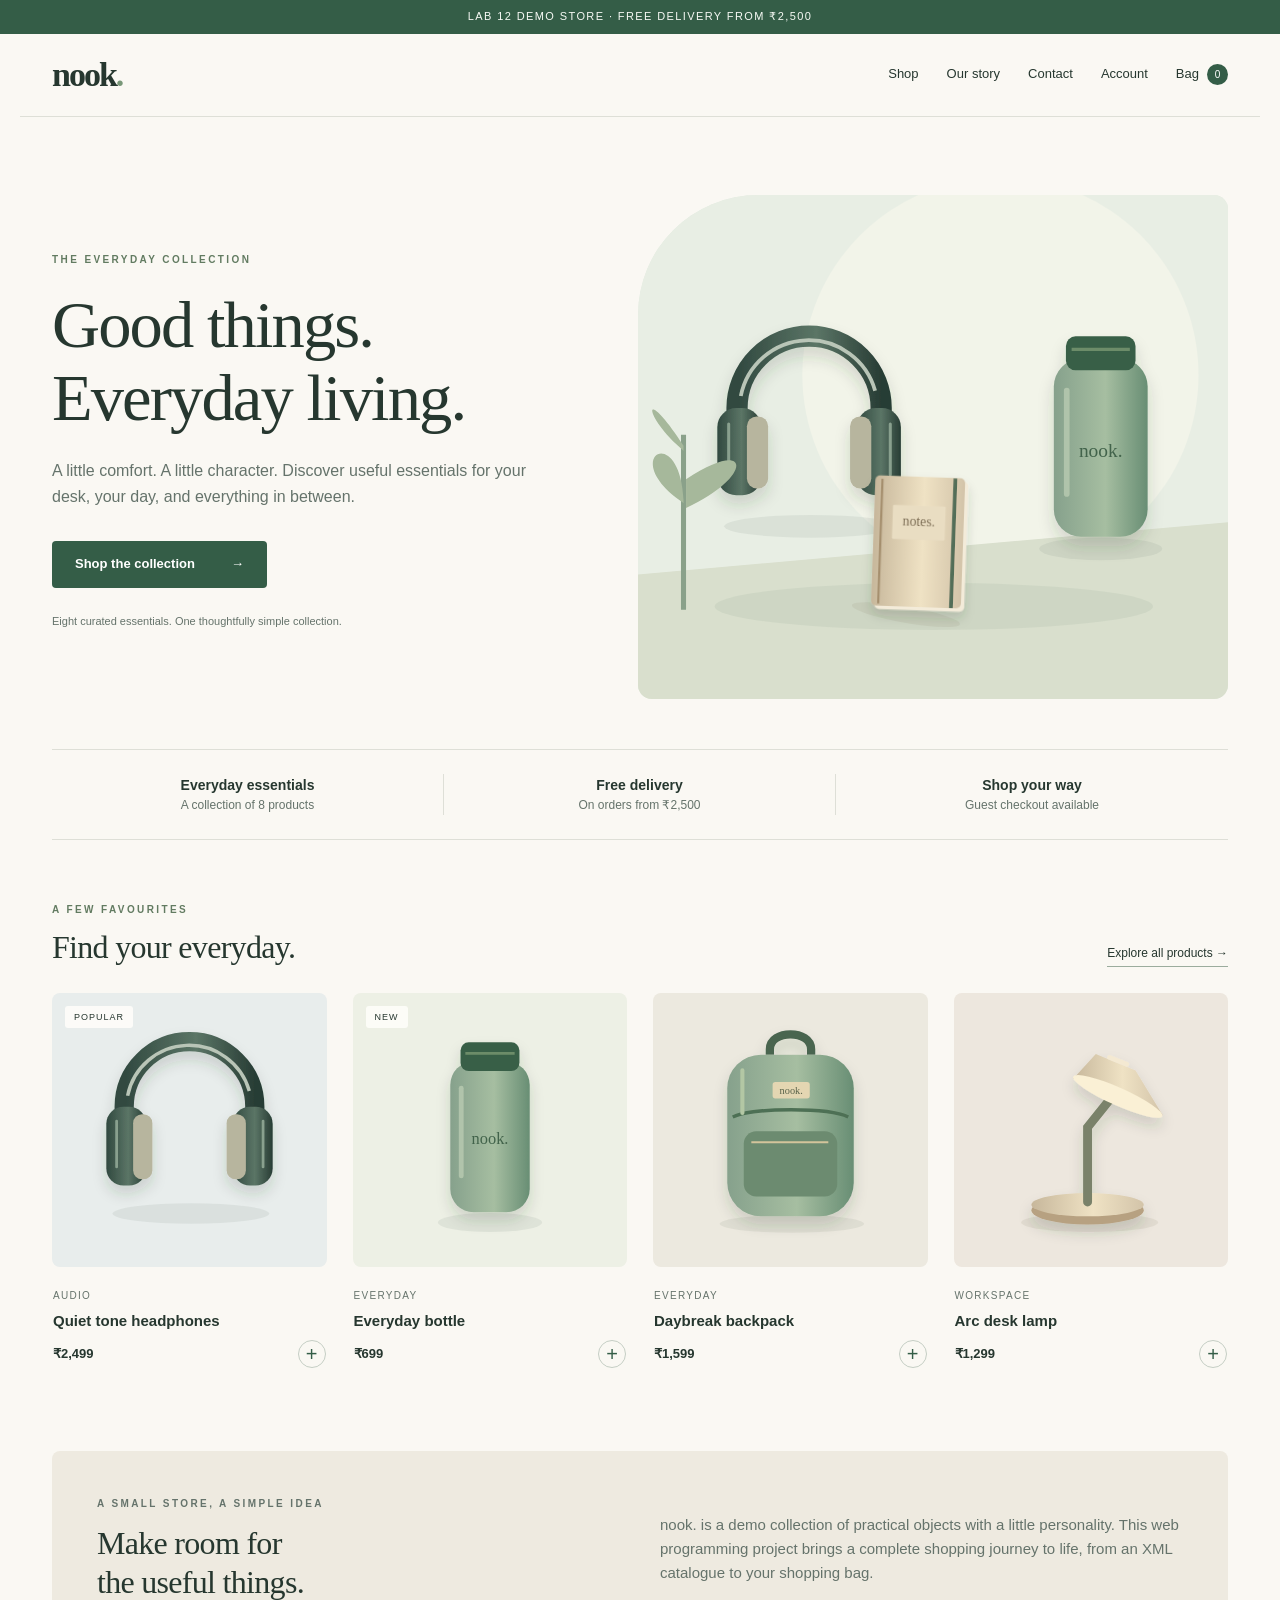
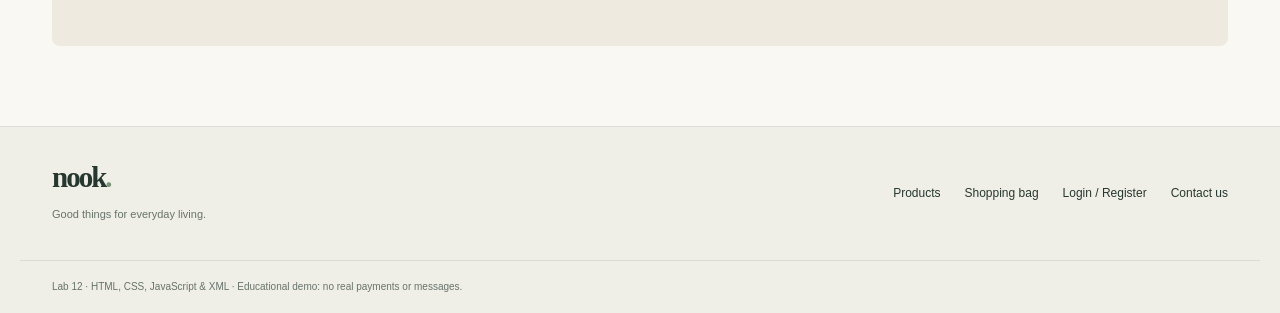
<file: index.html>
<!DOCTYPE html>
<html lang="en">
<head>
  <meta charset="UTF-8">
  <meta name="viewport" content="width=device-width, initial-scale=1.0">
  <meta name="description" content="nook. is an educational shopping website with an XML catalogue, cart, checkout, and demo accounts.">
  <title>Everyday essentials | nook. — Lab 12</title>
  <link rel="stylesheet" href="styles.css">
  <link rel="icon" href="favicon.svg" type="image/svg+xml">
  <script type="module" src="app.js"></script>
</head>
<body data-page="home">
  <div class="promo">LAB 12 DEMO STORE &middot; FREE DELIVERY FROM &#8377;2,500</div>
  <header class="site-header">
    <a class="brand" href="index.html" aria-label="nook home">nook<span>.</span></a>
    <button id="menu-toggle" type="button" aria-expanded="false" aria-controls="main-nav">Menu</button>
    <nav id="main-nav" aria-label="Main navigation">
      <a href="products.html">Shop</a>
      <a href="index.html#story">Our story</a>
      <a href="contact.html">Contact</a>
      <a href="account.html" id="account-label">Account</a>
      <a class="cart-link" href="cart.html">Bag <span id="cart-count">0</span></a>
    </nav>
  </header>
  <main>
    <noscript><p class="notice">Please enable JavaScript to load products and try the shopping demo.</p></noscript>
    <p id="page-error" class="notice" role="alert" hidden></p>
<section class="hero">
  <div class="hero-copy"><p class="eyebrow">THE EVERYDAY COLLECTION</p><h1>Good things.<br>Everyday living.</h1><p class="subtitle">A little comfort. A little character. Discover useful essentials for your desk, your day, and everything in between.</p><a class="button" href="products.html">Shop the collection <span aria-hidden="true">&rarr;</span></a><p class="hero-footnote">Eight curated essentials. One thoughtfully simple collection.</p></div>
  <div class="hero-visual"><img src="hero.svg" alt="Original illustrations of headphones, a bottle, and a notebook arranged together"></div>
</section>
<section class="benefits" aria-label="Store benefits"><div><strong>Everyday essentials</strong><span>A collection of 8 products</span></div><div><strong>Free delivery</strong><span>On orders from &#8377;2,500</span></div><div><strong>Shop your way</strong><span>Guest checkout available</span></div></section>
<section><div class="section-heading"><div><p class="eyebrow">A FEW FAVOURITES</p><h2>Find your everyday.</h2></div><a href="products.html">Explore all products &rarr;</a></div><div id="featured-products" class="product-grid"><p>Loading products...</p></div></section>
<section class="story" id="story"><div><p class="eyebrow">A SMALL STORE, A SIMPLE IDEA</p><h2>Make room for<br>the useful things.</h2></div><p>nook. is a demo collection of practical objects with a little personality. This web programming project brings a complete shopping journey to life, from an XML catalogue to your shopping bag.</p></section>
  </main>
  <footer class="site-footer">
    <div class="footer-inner">
      <div><a class="brand" href="index.html">nook<span>.</span></a><p>Good things for everyday living.</p></div>
      <nav class="footer-links" aria-label="Footer navigation"><a href="products.html">Products</a><a href="cart.html">Shopping bag</a><a href="account.html">Login / Register</a><a href="contact.html">Contact us</a></nav>
    </div>
    <div class="footer-bottom">Lab 12 &middot; HTML, CSS, JavaScript &amp; XML &middot; Educational demo: no real payments or messages.</div>
  </footer>
  <div id="toast" role="status" aria-live="polite"></div>
</body>
</html>
</file>
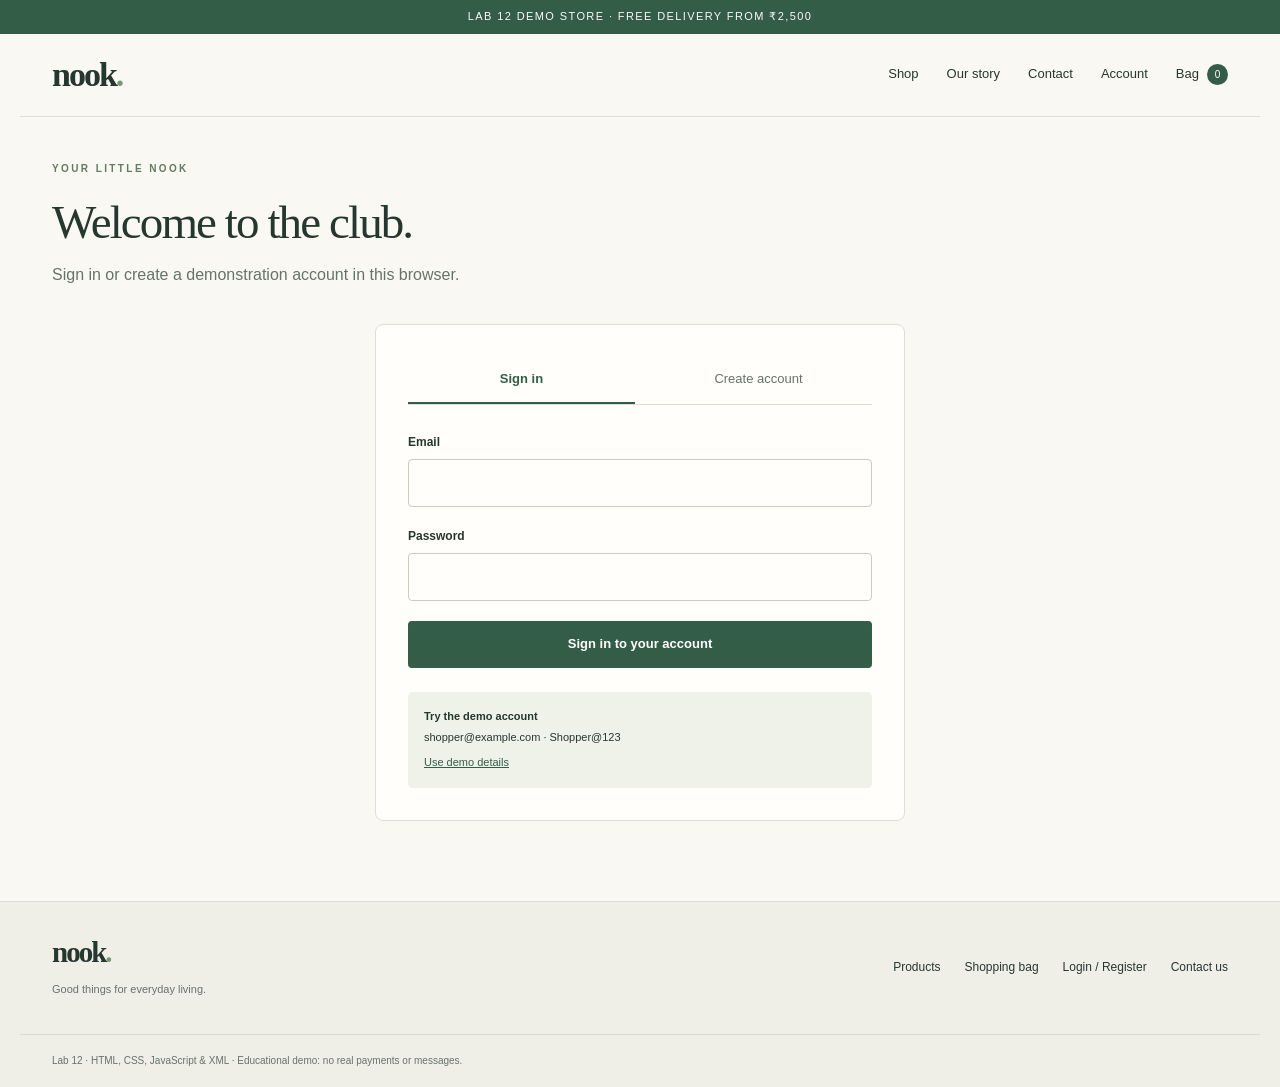
<file: account.html>
<!DOCTYPE html>
<html lang="en">
<head>
  <meta charset="UTF-8">
  <meta name="viewport" content="width=device-width, initial-scale=1.0">
  <meta name="description" content="nook. is an educational shopping website with an XML catalogue, cart, checkout, and demo accounts.">
  <title>Login / Register | nook. — Lab 12</title>
  <link rel="stylesheet" href="styles.css">
  <link rel="icon" href="favicon.svg" type="image/svg+xml">
  <script type="module" src="app.js"></script>
</head>
<body data-page="account">
  <div class="promo">LAB 12 DEMO STORE &middot; FREE DELIVERY FROM &#8377;2,500</div>
  <header class="site-header">
    <a class="brand" href="index.html" aria-label="nook home">nook<span>.</span></a>
    <button id="menu-toggle" type="button" aria-expanded="false" aria-controls="main-nav">Menu</button>
    <nav id="main-nav" aria-label="Main navigation">
      <a href="products.html">Shop</a>
      <a href="index.html#story">Our story</a>
      <a href="contact.html">Contact</a>
      <a href="account.html" id="account-label">Account</a>
      <a class="cart-link" href="cart.html">Bag <span id="cart-count">0</span></a>
    </nav>
  </header>
  <main>
    <noscript><p class="notice">Please enable JavaScript to load products and try the shopping demo.</p></noscript>
    <p id="page-error" class="notice" role="alert" hidden></p>
<section class="page-heading"><p class="eyebrow">YOUR LITTLE NOOK</p><h1>Welcome to the club.</h1><p class="subtitle">Sign in or create a demonstration account in this browser.</p></section>
<section class="account-panel" id="account-forms"><div class="account-tabs"><button type="button" data-account-tab="login" aria-pressed="true">Sign in</button><button type="button" data-account-tab="register" aria-pressed="false">Create account</button></div><p id="account-message" class="notice" role="alert" hidden></p>
<form id="login-form" action="account.html" method="post"><div class="field"><label for="login-email">Email</label><input id="login-email" name="email" type="email" autocomplete="username" required></div><div class="field"><label for="login-password">Password</label><input id="login-password" name="password" type="password" autocomplete="current-password" maxlength="256" required></div><button type="submit" class="button full-width" disabled>Sign in to your account</button><div class="demo-hint"><strong>Try the demo account</strong>shopper@example.com &middot; Shopper@123<br><button id="demo-account" type="button" class="text-button">Use demo details</button></div></form>
<form id="register-form" action="account.html" method="post" hidden><div class="field"><label for="register-name">Your name</label><input id="register-name" name="name" autocomplete="name" maxlength="100" required></div><div class="field"><label for="register-email">Email address</label><input id="register-email" name="email" type="email" autocomplete="email" required></div><div class="field"><label for="register-password">Create password</label><input id="register-password" name="password" type="password" autocomplete="new-password" minlength="8" maxlength="256" required></div><div class="field"><label for="register-confirm">Confirm password</label><input id="register-confirm" name="confirm" type="password" autocomplete="new-password" minlength="8" maxlength="256" required></div><button type="submit" class="button full-width" disabled>Create your demo account</button><p class="fine-print">Use a test password. This demonstration account is saved only in this browser.</p></form></section>
<section id="account-profile" class="account-panel" hidden><p class="eyebrow">YOU ARE SIGNED IN</p><h2 id="profile-name"></h2><p class="subtitle" id="profile-email"></p><p class="fine-print">Your demo account is ready. Explore the collection or continue to your bag.</p><div class="profile-actions"><a class="button" href="products.html">Explore products</a><button class="text-button" id="sign-out" type="button">Sign out</button></div></section>
  </main>
  <footer class="site-footer">
    <div class="footer-inner">
      <div><a class="brand" href="index.html">nook<span>.</span></a><p>Good things for everyday living.</p></div>
      <nav class="footer-links" aria-label="Footer navigation"><a href="products.html">Products</a><a href="cart.html">Shopping bag</a><a href="account.html">Login / Register</a><a href="contact.html">Contact us</a></nav>
    </div>
    <div class="footer-bottom">Lab 12 &middot; HTML, CSS, JavaScript &amp; XML &middot; Educational demo: no real payments or messages.</div>
  </footer>
  <div id="toast" role="status" aria-live="polite"></div>
</body>
</html>
</file>
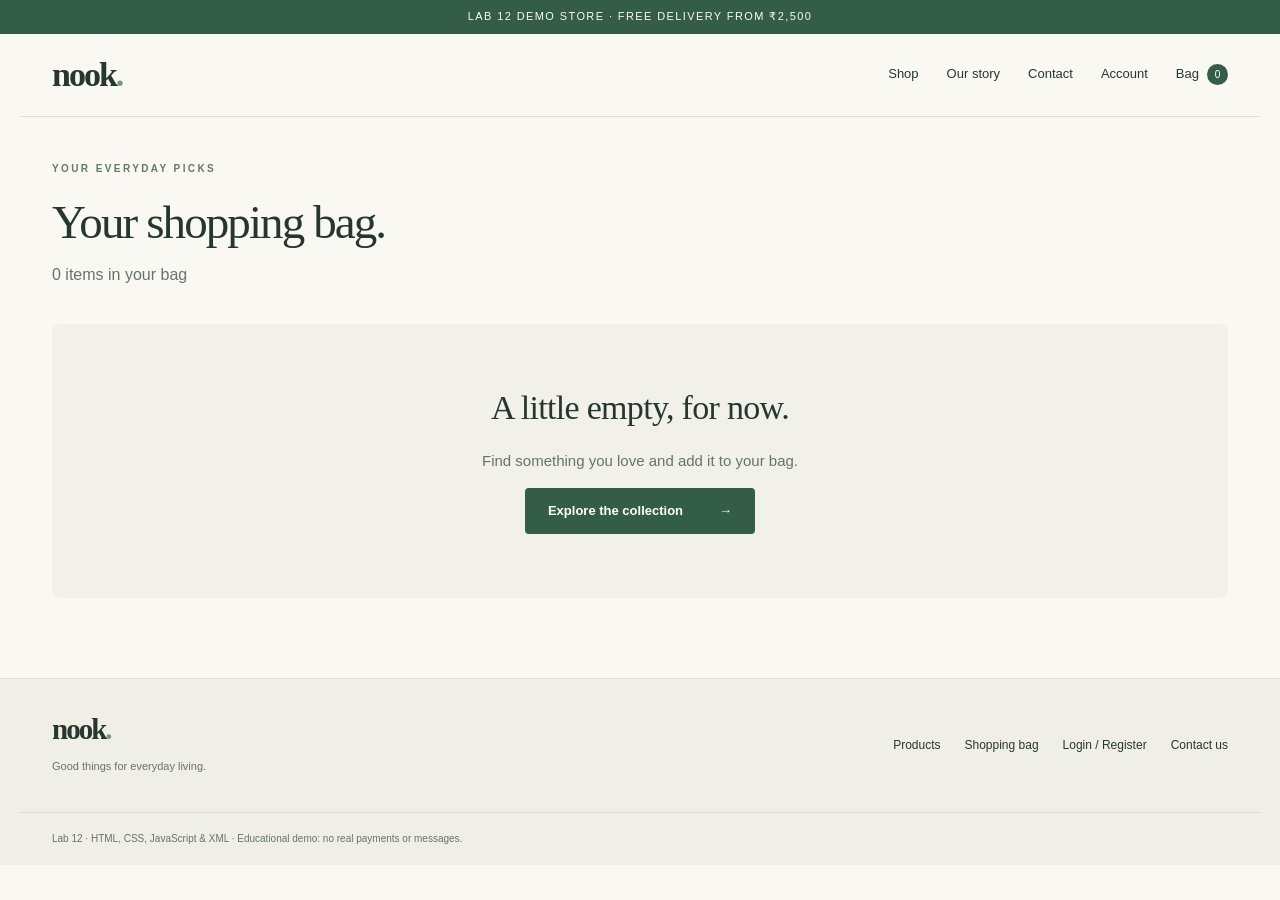
<file: cart.html>
<!DOCTYPE html>
<html lang="en">
<head>
  <meta charset="UTF-8">
  <meta name="viewport" content="width=device-width, initial-scale=1.0">
  <meta name="description" content="nook. is an educational shopping website with an XML catalogue, cart, checkout, and demo accounts.">
  <title>Shopping bag | nook. — Lab 12</title>
  <link rel="stylesheet" href="styles.css">
  <link rel="icon" href="favicon.svg" type="image/svg+xml">
  <script type="module" src="app.js"></script>
</head>
<body data-page="cart">
  <div class="promo">LAB 12 DEMO STORE &middot; FREE DELIVERY FROM &#8377;2,500</div>
  <header class="site-header">
    <a class="brand" href="index.html" aria-label="nook home">nook<span>.</span></a>
    <button id="menu-toggle" type="button" aria-expanded="false" aria-controls="main-nav">Menu</button>
    <nav id="main-nav" aria-label="Main navigation">
      <a href="products.html">Shop</a>
      <a href="index.html#story">Our story</a>
      <a href="contact.html">Contact</a>
      <a href="account.html" id="account-label">Account</a>
      <a class="cart-link" href="cart.html">Bag <span id="cart-count">0</span></a>
    </nav>
  </header>
  <main>
    <noscript><p class="notice">Please enable JavaScript to load products and try the shopping demo.</p></noscript>
    <p id="page-error" class="notice" role="alert" hidden></p>
<section class="page-heading"><p class="eyebrow">YOUR EVERYDAY PICKS</p><h1>Your shopping bag.</h1><p class="subtitle" id="cart-item-count">Loading your bag...</p></section>
<section id="empty-cart" class="empty-state" hidden><h2>A little empty, for now.</h2><p>Find something you love and add it to your bag.</p><a class="button" href="products.html">Explore the collection <span aria-hidden="true">&rarr;</span></a></section>
<div class="cart-layout" id="cart-layout" hidden><section id="cart-lines" aria-label="Cart items"></section><aside id="cart-summary" class="summary-card" aria-label="Order summary"></aside></div>
  </main>
  <footer class="site-footer">
    <div class="footer-inner">
      <div><a class="brand" href="index.html">nook<span>.</span></a><p>Good things for everyday living.</p></div>
      <nav class="footer-links" aria-label="Footer navigation"><a href="products.html">Products</a><a href="cart.html">Shopping bag</a><a href="account.html">Login / Register</a><a href="contact.html">Contact us</a></nav>
    </div>
    <div class="footer-bottom">Lab 12 &middot; HTML, CSS, JavaScript &amp; XML &middot; Educational demo: no real payments or messages.</div>
  </footer>
  <div id="toast" role="status" aria-live="polite"></div>
</body>
</html>
</file>
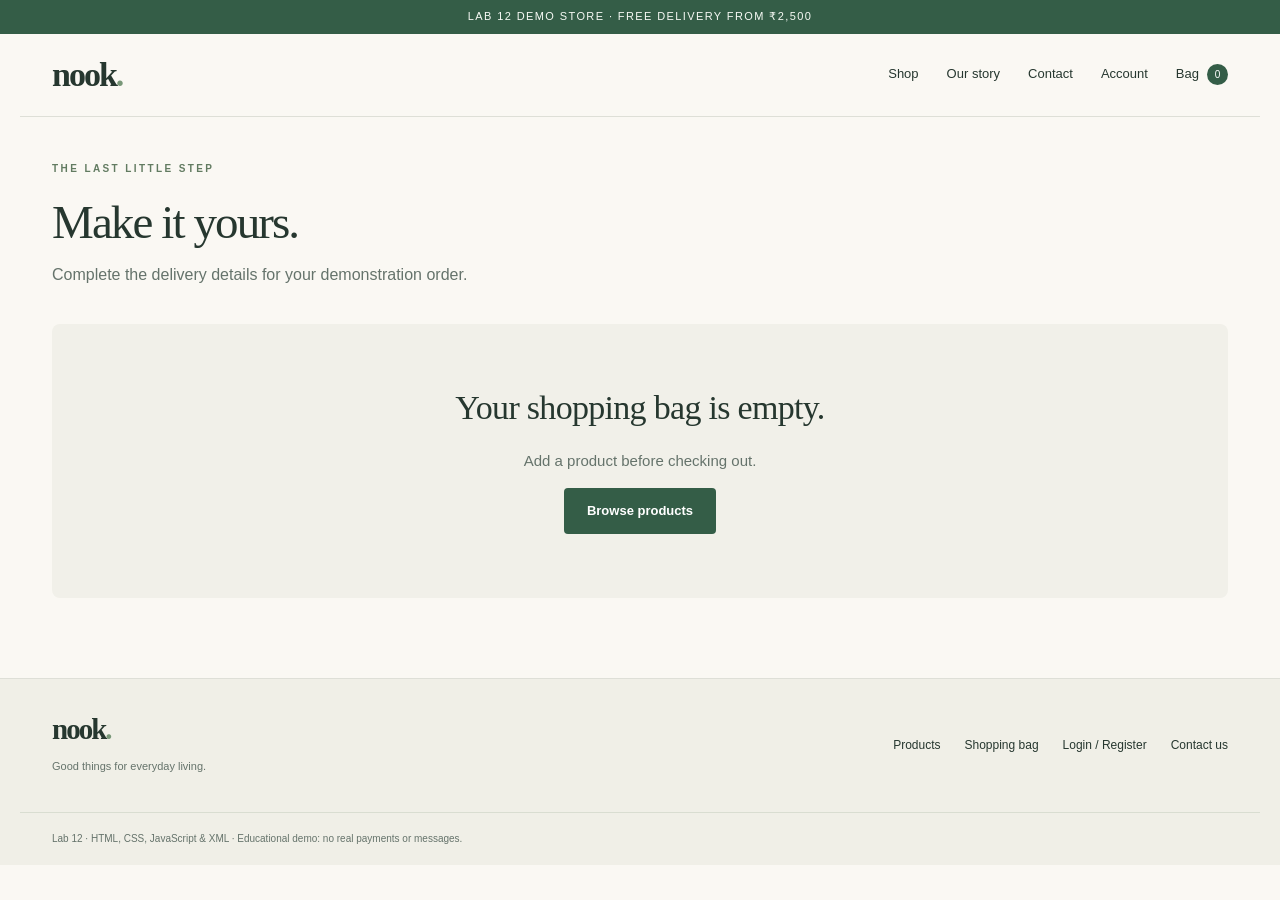
<file: checkout.html>
<!DOCTYPE html>
<html lang="en">
<head>
  <meta charset="UTF-8">
  <meta name="viewport" content="width=device-width, initial-scale=1.0">
  <meta name="description" content="nook. is an educational shopping website with an XML catalogue, cart, checkout, and demo accounts.">
  <title>Checkout | nook. — Lab 12</title>
  <link rel="stylesheet" href="styles.css">
  <link rel="icon" href="favicon.svg" type="image/svg+xml">
  <script type="module" src="app.js"></script>
</head>
<body data-page="checkout">
  <div class="promo">LAB 12 DEMO STORE &middot; FREE DELIVERY FROM &#8377;2,500</div>
  <header class="site-header">
    <a class="brand" href="index.html" aria-label="nook home">nook<span>.</span></a>
    <button id="menu-toggle" type="button" aria-expanded="false" aria-controls="main-nav">Menu</button>
    <nav id="main-nav" aria-label="Main navigation">
      <a href="products.html">Shop</a>
      <a href="index.html#story">Our story</a>
      <a href="contact.html">Contact</a>
      <a href="account.html" id="account-label">Account</a>
      <a class="cart-link" href="cart.html">Bag <span id="cart-count">0</span></a>
    </nav>
  </header>
  <main>
    <noscript><p class="notice">Please enable JavaScript to load products and try the shopping demo.</p></noscript>
    <p id="page-error" class="notice" role="alert" hidden></p>
<section class="page-heading"><p class="eyebrow">THE LAST LITTLE STEP</p><h1>Make it yours.</h1><p class="subtitle">Complete the delivery details for your demonstration order.</p></section>
<section id="checkout-empty" class="empty-state" hidden><h2>Your shopping bag is empty.</h2><p>Add a product before checking out.</p><a class="button" href="products.html">Browse products</a></section>
<div id="checkout-layout" class="checkout-layout" hidden><section class="checkout-panel"><h2>Delivery details</h2><form id="checkout-form" action="checkout.html" method="post"><div class="form-grid">
<div class="field"><label for="checkout-name">Full name</label><input id="checkout-name" name="name" autocomplete="name" maxlength="100" required></div>
<div class="field"><label for="checkout-email">Email</label><input id="checkout-email" name="email" type="email" autocomplete="email" required></div>
<div class="field field-span"><label for="checkout-address">Street address</label><input id="checkout-address" name="address" autocomplete="street-address" minlength="5" maxlength="200" required></div>
<div class="field"><label for="checkout-city">City</label><input id="checkout-city" name="city" autocomplete="address-level2" maxlength="100" required></div>
<div class="field"><label for="checkout-postcode">PIN code</label><input id="checkout-postcode" name="postcode" inputmode="numeric" pattern="[0-9]{6}" autocomplete="postal-code" maxlength="6" required></div>
<div class="field field-span"><label for="checkout-phone">Phone number</label><input id="checkout-phone" name="phone" type="tel" inputmode="numeric" pattern="[0-9]{10}" autocomplete="tel-national" maxlength="10" required></div>
</div><p class="fine-print">Demo checkout: use example details. No address or phone number is saved in the order record.</p><div class="field"><label for="payment-method">Payment method</label><select id="payment-method"><option>Cash on delivery — demo only</option></select></div><button id="checkout-submit" type="submit" class="button full-width" disabled>Place demo order <span aria-hidden="true">&rarr;</span></button><p class="fine-print">This demonstration does not collect a payment.</p></form></section><aside class="summary-card" id="checkout-summary" aria-label="Order summary"></aside></div>
<section id="order-confirmation" class="confirmation" tabindex="-1" hidden><span class="confirmation-mark" aria-hidden="true">&#10003;</span><p class="eyebrow">DEMO ORDER COMPLETE</p><h1>Thanks for stopping by.</h1><p>Your demonstration order <strong id="order-id"></strong> has been created.</p><p>Order total: <strong id="order-total"></strong></p><p class="fine-print">This is a demo confirmation. No payment has been collected.</p><a href="products.html" class="button">Back to the collection <span aria-hidden="true">&rarr;</span></a></section>
  </main>
  <footer class="site-footer">
    <div class="footer-inner">
      <div><a class="brand" href="index.html">nook<span>.</span></a><p>Good things for everyday living.</p></div>
      <nav class="footer-links" aria-label="Footer navigation"><a href="products.html">Products</a><a href="cart.html">Shopping bag</a><a href="account.html">Login / Register</a><a href="contact.html">Contact us</a></nav>
    </div>
    <div class="footer-bottom">Lab 12 &middot; HTML, CSS, JavaScript &amp; XML &middot; Educational demo: no real payments or messages.</div>
  </footer>
  <div id="toast" role="status" aria-live="polite"></div>
</body>
</html>
</file>
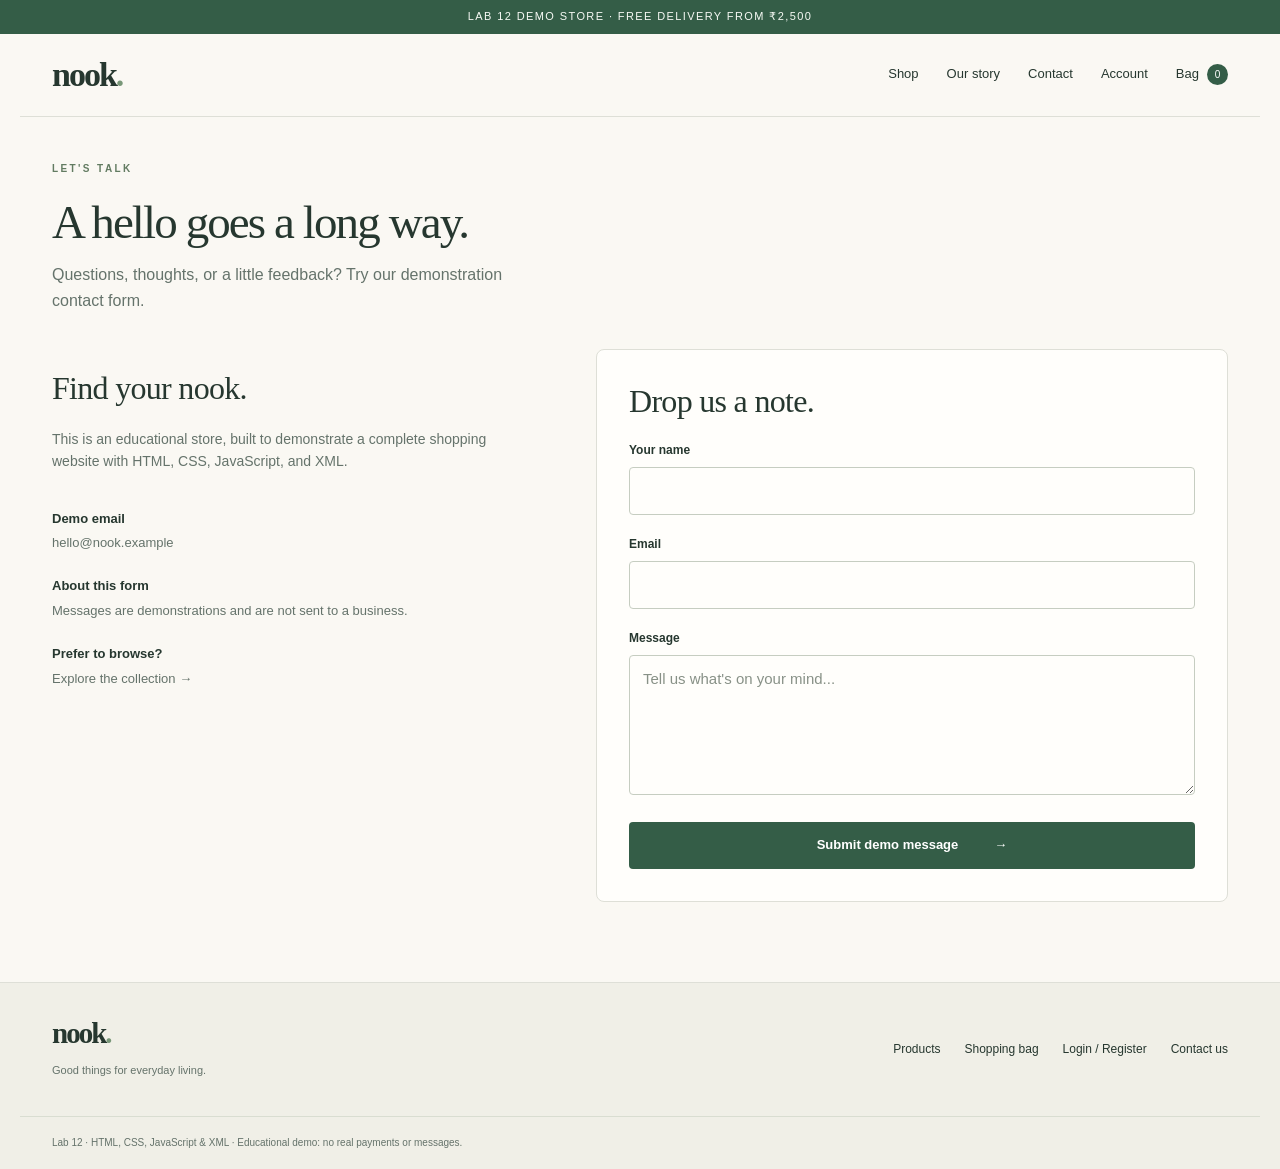
<file: contact.html>
<!DOCTYPE html>
<html lang="en">
<head>
  <meta charset="UTF-8">
  <meta name="viewport" content="width=device-width, initial-scale=1.0">
  <meta name="description" content="nook. is an educational shopping website with an XML catalogue, cart, checkout, and demo accounts.">
  <title>Contact | nook. — Lab 12</title>
  <link rel="stylesheet" href="styles.css">
  <link rel="icon" href="favicon.svg" type="image/svg+xml">
  <script type="module" src="app.js"></script>
</head>
<body data-page="contact">
  <div class="promo">LAB 12 DEMO STORE &middot; FREE DELIVERY FROM &#8377;2,500</div>
  <header class="site-header">
    <a class="brand" href="index.html" aria-label="nook home">nook<span>.</span></a>
    <button id="menu-toggle" type="button" aria-expanded="false" aria-controls="main-nav">Menu</button>
    <nav id="main-nav" aria-label="Main navigation">
      <a href="products.html">Shop</a>
      <a href="index.html#story">Our story</a>
      <a href="contact.html">Contact</a>
      <a href="account.html" id="account-label">Account</a>
      <a class="cart-link" href="cart.html">Bag <span id="cart-count">0</span></a>
    </nav>
  </header>
  <main>
    <noscript><p class="notice">Please enable JavaScript to load products and try the shopping demo.</p></noscript>
    <p id="page-error" class="notice" role="alert" hidden></p>
<section class="page-heading"><p class="eyebrow">LET'S TALK</p><h1>A hello goes a long way.</h1><p class="subtitle">Questions, thoughts, or a little feedback? Try our demonstration contact form.</p></section>
<div class="contact-layout"><aside class="contact-copy"><h2>Find your nook.</h2><p class="subtitle">This is an educational store, built to demonstrate a complete shopping website with HTML, CSS, JavaScript, and XML.</p><dl><dt>Demo email</dt><dd>hello@nook.example</dd><dt>About this form</dt><dd>Messages are demonstrations and are not sent to a business.</dd><dt>Prefer to browse?</dt><dd><a href="products.html">Explore the collection &rarr;</a></dd></dl></aside><section class="contact-panel"><h2>Drop us a note.</h2><p id="contact-confirmation" class="notice contact-confirmation" role="status" tabindex="-1" hidden>Thank you! Your demonstration form was submitted. No message was sent.</p><form id="contact-form" action="contact.html" method="post"><div class="field"><label for="contact-name">Your name</label><input id="contact-name" name="name" autocomplete="name" maxlength="100" required></div><div class="field"><label for="contact-email">Email</label><input id="contact-email" name="email" type="email" autocomplete="email" required></div><div class="field"><label for="contact-message">Message</label><textarea id="contact-message" name="message" minlength="10" maxlength="2000" placeholder="Tell us what's on your mind..." required></textarea></div><button id="contact-submit" class="button full-width" type="submit" disabled>Submit demo message <span aria-hidden="true">&rarr;</span></button></form></section></div>
  </main>
  <footer class="site-footer">
    <div class="footer-inner">
      <div><a class="brand" href="index.html">nook<span>.</span></a><p>Good things for everyday living.</p></div>
      <nav class="footer-links" aria-label="Footer navigation"><a href="products.html">Products</a><a href="cart.html">Shopping bag</a><a href="account.html">Login / Register</a><a href="contact.html">Contact us</a></nav>
    </div>
    <div class="footer-bottom">Lab 12 &middot; HTML, CSS, JavaScript &amp; XML &middot; Educational demo: no real payments or messages.</div>
  </footer>
  <div id="toast" role="status" aria-live="polite"></div>
</body>
</html>
</file>
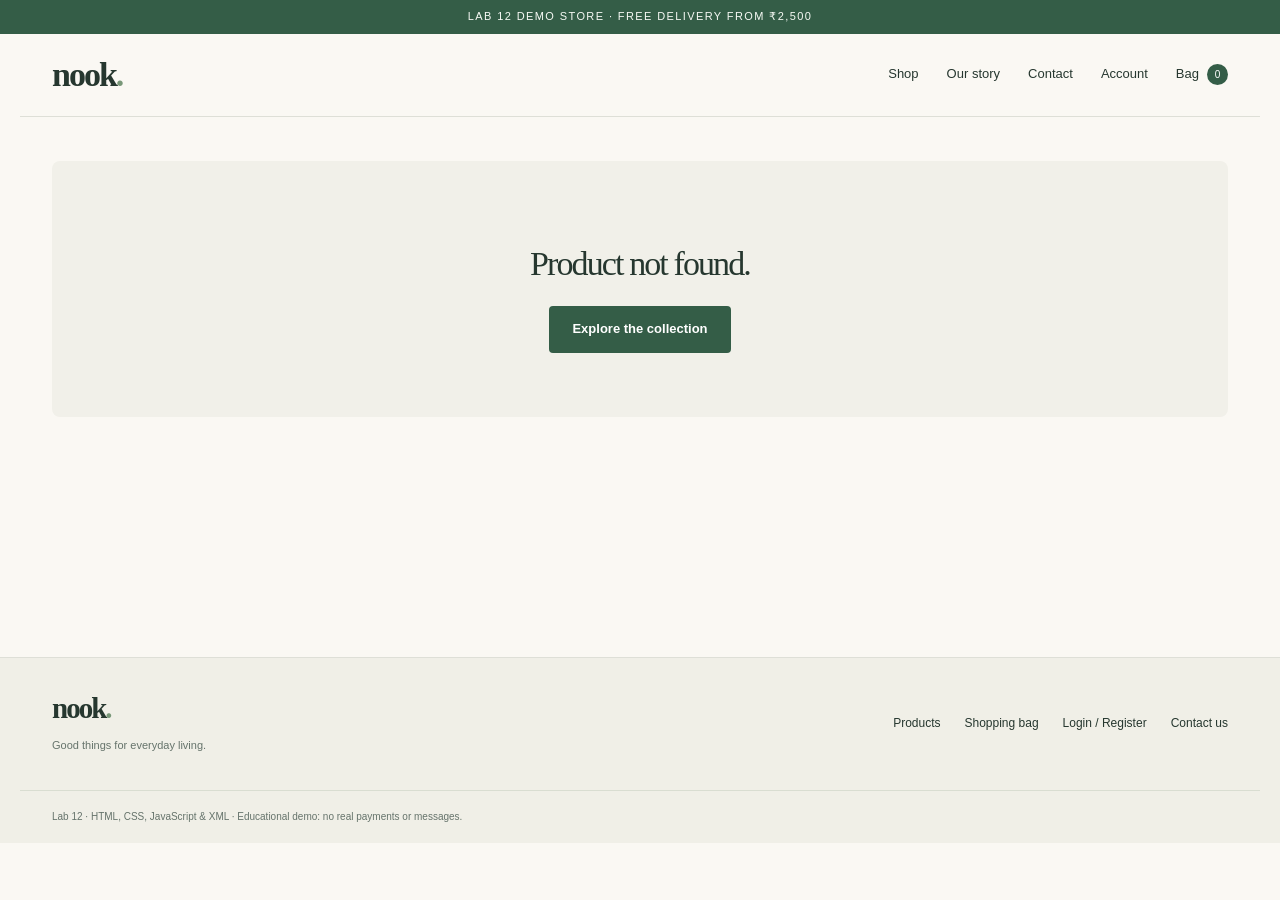
<file: product.html>
<!DOCTYPE html>
<html lang="en">
<head>
  <meta charset="UTF-8">
  <meta name="viewport" content="width=device-width, initial-scale=1.0">
  <meta name="description" content="nook. is an educational shopping website with an XML catalogue, cart, checkout, and demo accounts.">
  <title>Product details | nook. — Lab 12</title>
  <link rel="stylesheet" href="styles.css">
  <link rel="icon" href="favicon.svg" type="image/svg+xml">
  <script type="module" src="app.js"></script>
</head>
<body data-page="product">
  <div class="promo">LAB 12 DEMO STORE &middot; FREE DELIVERY FROM &#8377;2,500</div>
  <header class="site-header">
    <a class="brand" href="index.html" aria-label="nook home">nook<span>.</span></a>
    <button id="menu-toggle" type="button" aria-expanded="false" aria-controls="main-nav">Menu</button>
    <nav id="main-nav" aria-label="Main navigation">
      <a href="products.html">Shop</a>
      <a href="index.html#story">Our story</a>
      <a href="contact.html">Contact</a>
      <a href="account.html" id="account-label">Account</a>
      <a class="cart-link" href="cart.html">Bag <span id="cart-count">0</span></a>
    </nav>
  </header>
  <main>
    <noscript><p class="notice">Please enable JavaScript to load products and try the shopping demo.</p></noscript>
    <p id="page-error" class="notice" role="alert" hidden></p>
<section id="product-detail" class="product-detail" aria-label="Product details"><p>Loading product...</p></section>
  </main>
  <footer class="site-footer">
    <div class="footer-inner">
      <div><a class="brand" href="index.html">nook<span>.</span></a><p>Good things for everyday living.</p></div>
      <nav class="footer-links" aria-label="Footer navigation"><a href="products.html">Products</a><a href="cart.html">Shopping bag</a><a href="account.html">Login / Register</a><a href="contact.html">Contact us</a></nav>
    </div>
    <div class="footer-bottom">Lab 12 &middot; HTML, CSS, JavaScript &amp; XML &middot; Educational demo: no real payments or messages.</div>
  </footer>
  <div id="toast" role="status" aria-live="polite"></div>
</body>
</html>
</file>
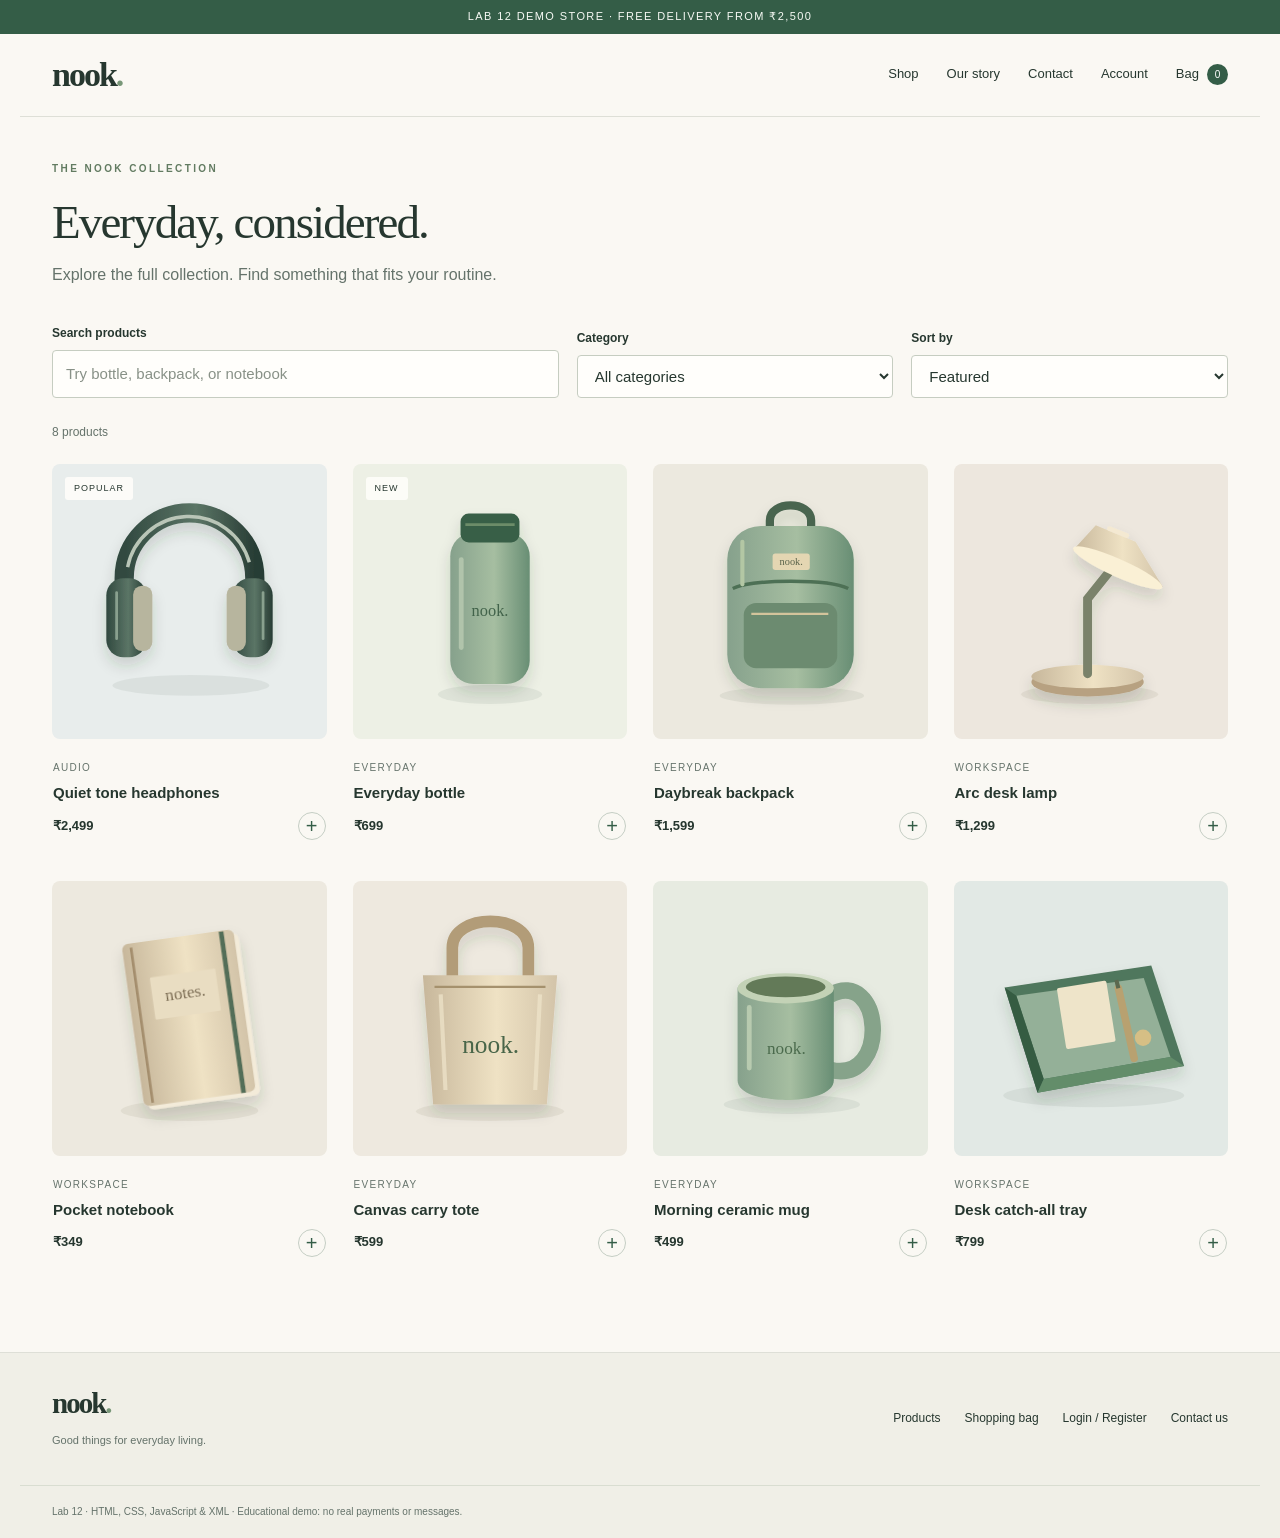
<file: products.html>
<!DOCTYPE html>
<html lang="en">
<head>
  <meta charset="UTF-8">
  <meta name="viewport" content="width=device-width, initial-scale=1.0">
  <meta name="description" content="nook. is an educational shopping website with an XML catalogue, cart, checkout, and demo accounts.">
  <title>Products | nook. — Lab 12</title>
  <link rel="stylesheet" href="styles.css">
  <link rel="icon" href="favicon.svg" type="image/svg+xml">
  <script type="module" src="app.js"></script>
</head>
<body data-page="products">
  <div class="promo">LAB 12 DEMO STORE &middot; FREE DELIVERY FROM &#8377;2,500</div>
  <header class="site-header">
    <a class="brand" href="index.html" aria-label="nook home">nook<span>.</span></a>
    <button id="menu-toggle" type="button" aria-expanded="false" aria-controls="main-nav">Menu</button>
    <nav id="main-nav" aria-label="Main navigation">
      <a href="products.html">Shop</a>
      <a href="index.html#story">Our story</a>
      <a href="contact.html">Contact</a>
      <a href="account.html" id="account-label">Account</a>
      <a class="cart-link" href="cart.html">Bag <span id="cart-count">0</span></a>
    </nav>
  </header>
  <main>
    <noscript><p class="notice">Please enable JavaScript to load products and try the shopping demo.</p></noscript>
    <p id="page-error" class="notice" role="alert" hidden></p>
<section class="page-heading"><p class="eyebrow">THE NOOK COLLECTION</p><h1>Everyday, considered.</h1><p class="subtitle">Explore the full collection. Find something that fits your routine.</p></section>
<section class="filters" aria-label="Product filters"><div><label for="product-search">Search products</label><input type="search" id="product-search" placeholder="Try bottle, backpack, or notebook"></div><div><label for="category-filter">Category</label><select id="category-filter"><option value="all">All categories</option></select></div><div><label for="sort-products">Sort by</label><select id="sort-products"><option value="featured">Featured</option><option value="price-asc">Price: low to high</option><option value="price-desc">Price: high to low</option><option value="name">Name: A to Z</option></select></div></section>
<p id="product-count" class="result-count" aria-live="polite">Loading catalogue...</p><section id="product-grid" class="product-grid" aria-label="Product catalogue"></section>
  </main>
  <footer class="site-footer">
    <div class="footer-inner">
      <div><a class="brand" href="index.html">nook<span>.</span></a><p>Good things for everyday living.</p></div>
      <nav class="footer-links" aria-label="Footer navigation"><a href="products.html">Products</a><a href="cart.html">Shopping bag</a><a href="account.html">Login / Register</a><a href="contact.html">Contact us</a></nav>
    </div>
    <div class="footer-bottom">Lab 12 &middot; HTML, CSS, JavaScript &amp; XML &middot; Educational demo: no real payments or messages.</div>
  </footer>
  <div id="toast" role="status" aria-live="polite"></div>
</body>
</html>
</file>
<file: styles.css>
:root { --paper: #faf8f3; --ink: #26372f; --muted: #65736b; --green: #345d47; --line: #dedfd7; --surface: #fffefb; }
* { box-sizing: border-box; }
body { margin: 0; background: var(--paper); color: var(--ink); font: 15px/1.6 "Segoe UI", Arial, sans-serif; }
a { color: inherit; text-decoration: none; }
button, input, select, textarea { font: inherit; }
button, a, input, select, textarea { -webkit-tap-highlight-color: transparent; }
button { cursor: pointer; }
[hidden] { display: none !important; }
a:focus-visible, button:focus-visible, input:focus-visible, select:focus-visible, textarea:focus-visible { outline: 3px solid #99b29e; outline-offset: 4px; }
button:disabled { opacity: .45; cursor: not-allowed; }
.promo { padding: 8px 20px; background: var(--green); color: #f7faf5; text-align: center; font-size: 11px; letter-spacing: 1.4px; }
.site-header { max-width: 1240px; padding: 24px 32px; margin: auto; display: flex; justify-content: space-between; align-items: center; gap: 28px; border-bottom: 1px solid var(--line); }
.brand { font: bold 34px/1 Georgia, serif; letter-spacing: -2px; }
.brand span { color: #789778; }
#main-nav { display: flex; align-items: center; gap: 28px; font-size: 13px; }
#main-nav a:hover { color: #62876b; }
.cart-link { display: inline-flex; align-items: center; gap: 8px; }
#cart-count { display: inline-grid; place-items: center; min-width: 21px; height: 21px; padding: 0 5px; background: var(--green); color: white; border-radius: 50%; font-size: 10px; }
#menu-toggle { display: none; background: transparent; border: 1px solid var(--line); border-radius: 5px; padding: 6px 10px; }
main { max-width: 1240px; margin: auto; padding: 44px 32px 80px; min-height: 60vh; }
.eyebrow { color: #627b61; font-size: 10px; font-weight: 700; letter-spacing: 2.4px; text-transform: uppercase; }
h1, h2, h3, p { margin-top: 0; }
h1 { font: 56px/1.1 Georgia, serif; letter-spacing: -1.9px; margin: 20px 0 24px; overflow-wrap: anywhere; }
h2 { font: 32px/1.2 Georgia, serif; letter-spacing: -.7px; margin-bottom: 20px; }
h3 { font-weight: 600; line-height: 1.35; }
.subtitle { color: var(--muted); font-size: 16px; max-width: 490px; }
.hero { display: grid; grid-template-columns: 1fr 1.08fr; align-items: center; gap: 40px; padding: 34px 0 50px; }
.hero-copy { padding: 10px 0; }
.hero h1 { font-size: clamp(43px, 5.2vw, 68px); }
.hero-visual { border-radius: 120px 14px 14px 14px; background: #e8eee4; overflow: hidden; }
.hero-visual img { display: block; width: 100%; aspect-ratio: 1.17; object-fit: cover; }
.button { display: inline-flex; align-items: center; justify-content: center; gap: 36px; padding: 13px 23px; border: 0; background: var(--green); color: white; font-size: 13px; font-weight: 600; border-radius: 4px; }
.button:hover { background: #254733; }
.hero .button { margin-top: 16px; }
.hero-footnote { color: var(--muted); font-size: 11px; margin-top: 25px; }
.benefits { display: grid; grid-template-columns: repeat(3, 1fr); border-top: 1px solid var(--line); border-bottom: 1px solid var(--line); padding: 24px 0; margin-bottom: 62px; }
.benefits div { text-align: center; border-right: 1px solid var(--line); font-size: 12px; }
.benefits div:last-child { border: 0; }
.benefits strong { display: block; color: var(--ink); font-size: 14px; }
.benefits span { color: var(--muted); }
.section-heading { display: flex; justify-content: space-between; align-items: end; gap: 20px; margin-bottom: 26px; }
.section-heading h2 { margin-bottom: 0; }
.section-heading a { font-size: 12px; border-bottom: 1px solid #9bac9d; padding-bottom: 3px; white-space: nowrap; }
.product-grid { display: grid; grid-template-columns: repeat(4, minmax(0, 1fr)); gap: 26px; }
.product-card { min-width: 0; }
.product-image { display: block; position: relative; border-radius: 8px; overflow: hidden; }
.product-image img { display: block; width: 100%; aspect-ratio: 1; object-fit: contain; transition: transform .2s; }
.product-image:hover img { transform: scale(1.035); }
.badge { position: absolute; top: 13px; left: 13px; background: #fffefbdd; padding: 4px 9px; font-size: 9px; text-transform: uppercase; letter-spacing: 1px; border-radius: 3px; }
.product-meta { padding: 15px 1px; }
.product-meta > span { font-size: 10px; color: var(--muted); text-transform: uppercase; letter-spacing: 1.3px; }
.product-meta h3 { font-size: 15px; margin: 5px 0 9px; }
.product-bottom { display: flex; justify-content: space-between; align-items: center; font-size: 13px; }
.quick-add { border: 1px solid #c5cec4; width: 28px; height: 28px; color: var(--green); background: transparent; border-radius: 50%; font-size: 20px; line-height: 1; }
.quick-add:hover { background: #e4ebdf; }
.story { margin-top: 68px; padding: 45px; display: grid; grid-template-columns: 1fr 1fr; gap: 40px; background: #eeeae0; border-radius: 8px; }
.story h2 { margin: 12px 0 0; }
.story p { color: var(--muted); margin: 0; align-self: center; }
.page-heading { margin-bottom: 36px; }
.page-heading h1 { font-size: 47px; margin-bottom: 14px; }
.filters { display: grid; grid-template-columns: 1.6fr 1fr 1fr; gap: 18px; margin-bottom: 25px; align-items: end; }
label { display: block; font-size: 12px; font-weight: 600; margin-bottom: 7px; }
input, select, textarea { width: 100%; padding: 11px 13px; border: 1px solid #c6cdc1; background: var(--surface); color: var(--ink); border-radius: 4px; }
textarea { resize: vertical; min-height: 140px; }
input::placeholder, textarea::placeholder { color: #889187; }
.result-count { color: var(--muted); font-size: 12px; margin-bottom: 22px; }
.notice { padding: 14px 18px; margin: 18px 0; border-radius: 5px; background: #fff0ed; color: #934338; border: 1px solid #edc7bf; }
.empty-state { padding: 64px 30px; text-align: center; background: #f1f0e9; border-radius: 8px; }
.empty-state p { color: var(--muted); }
.empty-state h1, .empty-state h2 { font-size: 34px; }
.wide { grid-column: 1 / -1; }
.product-detail { display: grid; grid-template-columns: 1fr 1fr; gap: 60px; align-items: center; }
.detail-image { border-radius: 12px; overflow: hidden; }
.detail-image img { display: block; width: 100%; aspect-ratio: 1; }
.detail-copy h1 { font-size: 43px; }
.breadcrumb { display: flex; flex-wrap: wrap; gap: 10px; font-size: 11px; color: var(--muted); margin-bottom: 32px; }
.detail-price { font-size: 23px; font-weight: 600; margin-bottom: 24px; }
.feature-list { padding-left: 20px; color: var(--muted); font-size: 14px; margin-bottom: 30px; }
.feature-list li { margin: 6px 0; }
.detail-actions { display: flex; gap: 16px; }
.detail-actions input { max-width: 80px; }
.detail-actions .button { flex: 1; }
.fine-print { color: var(--muted); font-size: 11px; line-height: 1.6; margin: 20px 0; }
.cart-layout, .checkout-layout { display: grid; grid-template-columns: minmax(0, 1.7fr) minmax(0, 1fr); gap: 40px; align-items: start; }
.cart-line { display: grid; grid-template-columns: 115px minmax(0, 1fr) auto; gap: 22px; padding: 22px 0; border-bottom: 1px solid var(--line); }
.cart-line:first-child { padding-top: 0; }
.cart-image { border-radius: 6px; overflow: hidden; align-self: start; }
.cart-image img { display: block; width: 100%; }
.cart-copy h2 { font: 600 16px/1.35 "Segoe UI", Arial, sans-serif; margin: 4px 0 8px; }
.muted { color: var(--muted); font-size: 12px; }
.quantity-stepper { display: inline-flex; align-items: center; margin-top: 14px; border: 1px solid #c8cdc2; border-radius: 4px; }
.quantity-stepper button { width: 31px; height: 29px; background: transparent; border: 0; }
.quantity-stepper span { padding: 0 12px; font-size: 12px; }
.cart-line-total { display: flex; flex-direction: column; align-items: end; gap: 18px; font-size: 14px; }
.text-button { padding: 0; border: 0; background: transparent; color: var(--green); font-size: 11px; text-decoration: underline; }
.summary-card { background: #efeee6; border-radius: 8px; padding: 28px; }
.summary-card h2 { font-size: 25px; }
.summary-row, .summary-total { display: flex; justify-content: space-between; gap: 18px; font-size: 13px; padding: 10px 0; }
.summary-total { margin-top: 14px; padding-top: 19px; border-top: 1px solid #cdd2c7; font-size: 18px; }
.full-width { display: flex; width: 100%; }
.continue-link { display: block; text-align: center; font-size: 11px; color: var(--muted); margin-top: 18px; }
.checkout-panel, .account-panel, .contact-panel { padding: 32px; border: 1px solid var(--line); border-radius: 8px; background: var(--surface); }
.checkout-panel h2 { font-size: 27px; }
.form-grid { display: grid; grid-template-columns: 1fr 1fr; gap: 20px; }
.field { margin-bottom: 20px; }
.form-grid .field { margin: 0; }
.field-span { grid-column: 1 / -1; }
.checkout-items { border-top: 1px solid #d3d7cc; padding-top: 14px; margin-top: 25px; }
.checkout-items p { display: flex; justify-content: space-between; gap: 18px; font-size: 11px; margin-bottom: 12px; }
.confirmation { max-width: 650px; margin: 35px auto; padding: 45px; text-align: center; background: #eaf0e5; border-radius: 10px; }
.confirmation h1 { font-size: 43px; }
.confirmation strong { color: var(--green); }
.confirmation-mark { display: inline-grid; place-items: center; background: var(--green); color: white; border-radius: 50%; width: 58px; height: 58px; font-size: 28px; margin-bottom: 22px; }
.account-panel { max-width: 530px; margin: auto; }
.account-tabs { display: flex; gap: 10px; margin-bottom: 28px; border-bottom: 1px solid var(--line); }
.account-tabs button { flex: 1; padding: 12px 8px; border: 0; border-bottom: 2px solid transparent; background: transparent; color: var(--muted); font-size: 13px; }
.account-tabs button[aria-pressed="true"] { border-color: var(--green); color: var(--green); font-weight: 600; }
.demo-hint { padding: 16px; background: #eef2e9; margin-top: 24px; font-size: 11px; border-radius: 5px; }
.demo-hint strong { display: block; margin-bottom: 4px; }
.demo-hint button { margin-top: 7px; }
.profile-actions { display: flex; flex-wrap: wrap; gap: 14px; margin-top: 25px; }
.contact-layout { display: grid; grid-template-columns: .9fr 1.2fr; gap: 70px; }
.contact-copy h2 { margin-top: 20px; }
.contact-copy .subtitle { font-size: 14px; }
.contact-copy dl { margin-top: 36px; font-size: 13px; }
.contact-copy dt { font-weight: 600; margin-top: 22px; }
.contact-copy dd { margin: 4px 0 0; color: var(--muted); }
.contact-confirmation { background: #e8f1e3; color: #355d40; border-color: #c7d7bf; }
.site-footer { border-top: 1px solid var(--line); background: #f0efe7; }
.footer-inner { max-width: 1240px; padding: 36px 32px; margin: auto; display: flex; justify-content: space-between; gap: 35px; }
.footer-inner .brand { font-size: 29px; }
.footer-inner p { font-size: 11px; color: var(--muted); margin: 12px 0 0; }
.footer-links { display: flex; flex-wrap: wrap; gap: 24px; font-size: 12px; align-items: center; }
.footer-bottom { max-width: 1240px; margin: auto; padding: 18px 32px; border-top: 1px solid #d9ddd1; color: var(--muted); font-size: 10px; }
#toast { position: fixed; right: 24px; bottom: 24px; max-width: calc(100vw - 48px); background: var(--ink); color: white; padding: 14px 22px; border-radius: 6px; opacity: 0; transform: translateY(12px); transition: .2s; pointer-events: none; z-index: 20; font-size: 13px; }
#toast.visible { opacity: 1; transform: translateY(0); }
@media (max-width: 1000px) { .product-grid { grid-template-columns: repeat(3, minmax(0, 1fr)); gap: 20px; } .hero { gap: 25px; } .product-detail { gap: 35px; } .cart-layout, .checkout-layout { gap: 24px; } .contact-layout { gap: 35px; } }
@media (max-width: 760px) { .site-header { padding: 20px; position: relative; } #menu-toggle { display: block; } #main-nav { display: none; position: absolute; left: 20px; right: 20px; top: 74px; padding: 20px; border: 1px solid var(--line); background: var(--surface); z-index: 10; border-radius: 6px; } #main-nav.open { display: flex; flex-wrap: wrap; gap: 20px; } main { padding: 30px 20px 50px; } .hero, .product-detail, .cart-layout, .checkout-layout, .contact-layout { grid-template-columns: 1fr; } .hero { padding-top: 5px; gap: 28px; } .hero h1 { max-width: 450px; } .hero-visual { max-width: 570px; } .product-grid { grid-template-columns: repeat(2, minmax(0, 1fr)); gap: 18px; } .benefits { margin-bottom: 40px; } .benefits div { padding: 0 7px; } .benefits strong { font-size: 11px; } .benefits span { font-size: 10px; } .story { margin-top: 40px; padding: 28px; grid-template-columns: 1fr; gap: 20px; } .filters { grid-template-columns: 1fr 1fr; gap: 12px; } .filters > div:first-child { grid-column: 1 / -1; } .page-heading h1 { font-size: 39px; } .detail-copy h1 { font-size: 38px; } .footer-inner { padding: 30px 20px; flex-direction: column; gap: 24px; } .footer-bottom { padding: 18px 20px; } .checkout-panel, .account-panel, .contact-panel { padding: 25px; } }
@media (max-width: 480px) { .cart-line { grid-template-columns: 75px minmax(0, 1fr); gap: 14px; } .cart-line-total { grid-column: 2; flex-direction: row; justify-content: space-between; align-items: center; } .cart-copy h2 { font-size: 14px; } .form-grid { grid-template-columns: 1fr; } .field-span { grid-column: auto; } .section-heading h2 { font-size: 27px; } .hero h1 { font-size: 45px; } .product-meta h3 { font-size: 13px; } .summary-card { padding: 24px; } .confirmation { padding: 28px 22px; } .confirmation h1 { font-size: 35px; } }
</file>
